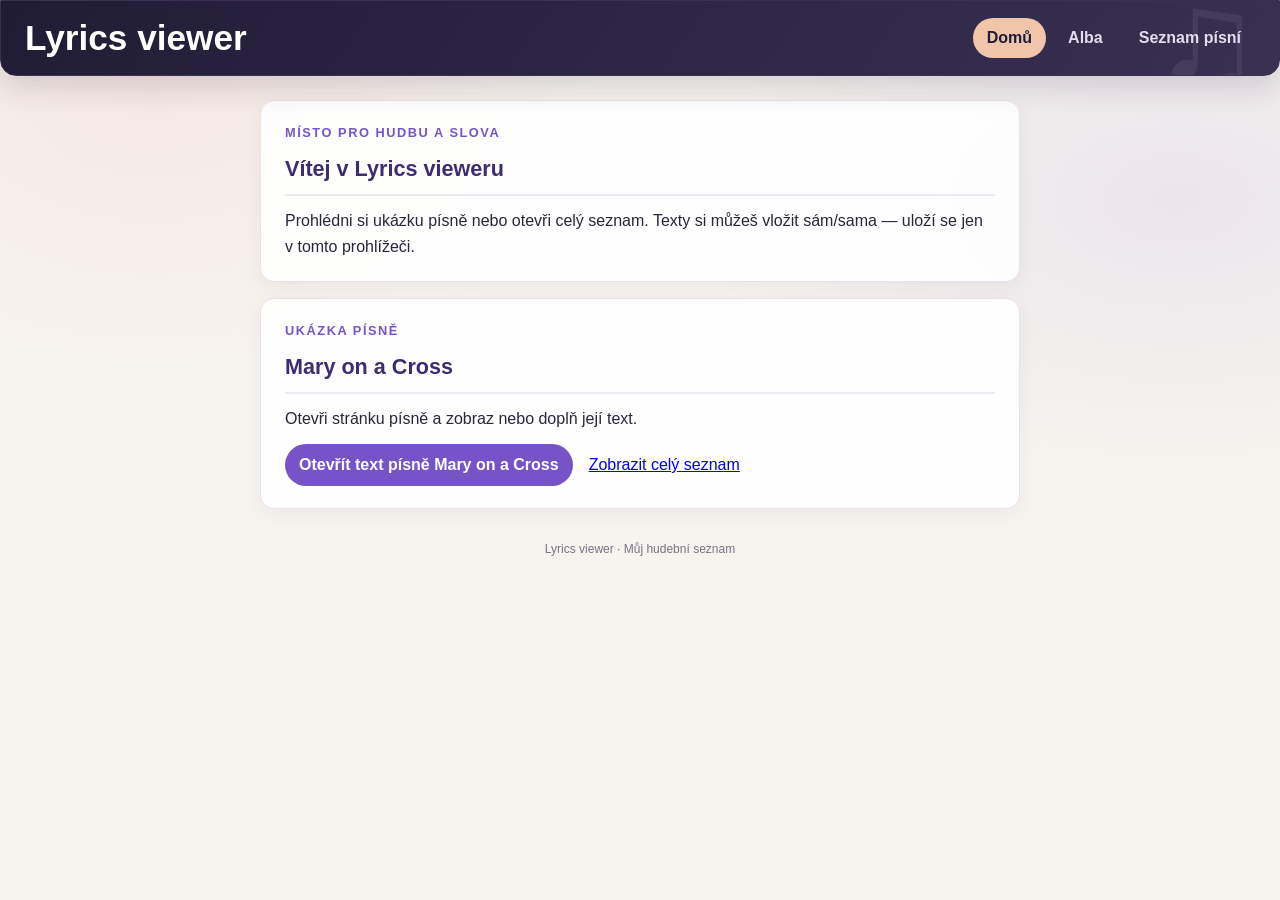
<file: index.html>
<!doctype html>
<html lang="cs">
<head>
    <meta charset="UTF-8">
    <meta name="description" content="Prohlédni si hudební alba a seznam písní. Otevři skladbu, přehrávej dostupné nahrávky a ukládej si vlastní texty v prohlížeči.">
    <meta name="viewport" content="width=device-width, initial-scale=1.0">
    <title>Lyrics viewer | Domů</title>
    <link rel="stylesheet" href="style.css">
</head>
<body>
<header>
    <h1>Lyrics viewer</h1>
    <nav aria-label="Hlavní navigace">
        <ul>
            <li><a href="index.html" aria-current="page">Domů</a></li>
            <li><a href="galerie.html">Alba</a></li>
            <li><a href="seznam.html">Seznam písní</a></li>
        </ul>
    </nav>
</header>

<main>
    <section class="welcome">
        <p class="eyebrow">Místo pro hudbu a slova</p>
        <h2>Vítej v Lyrics vieweru</h2>
        <p>Prohlédni si ukázku písně nebo otevři celý seznam. Texty si můžeš vložit sám/sama — uloží se jen v tomto prohlížeči.</p>
    </section>

    <section class="song-preview">
        <p class="eyebrow">Ukázka písně</p>
        <h2>Mary on a Cross</h2>
        <p>Otevři stránku písně a zobraz nebo doplň její text.</p>
        <p class="preview-links">
            <a class="button-link" href="lyrics.html?song=mary-on-a-cross">Otevřít text písně Mary on a Cross</a>
            <a href="seznam.html">Zobrazit celý seznam</a>
        </p>
    </section>
</main>

<footer>
    <p><small>Lyrics viewer · Můj hudební seznam</small></p>
</footer>
</body>
</html>
</file>
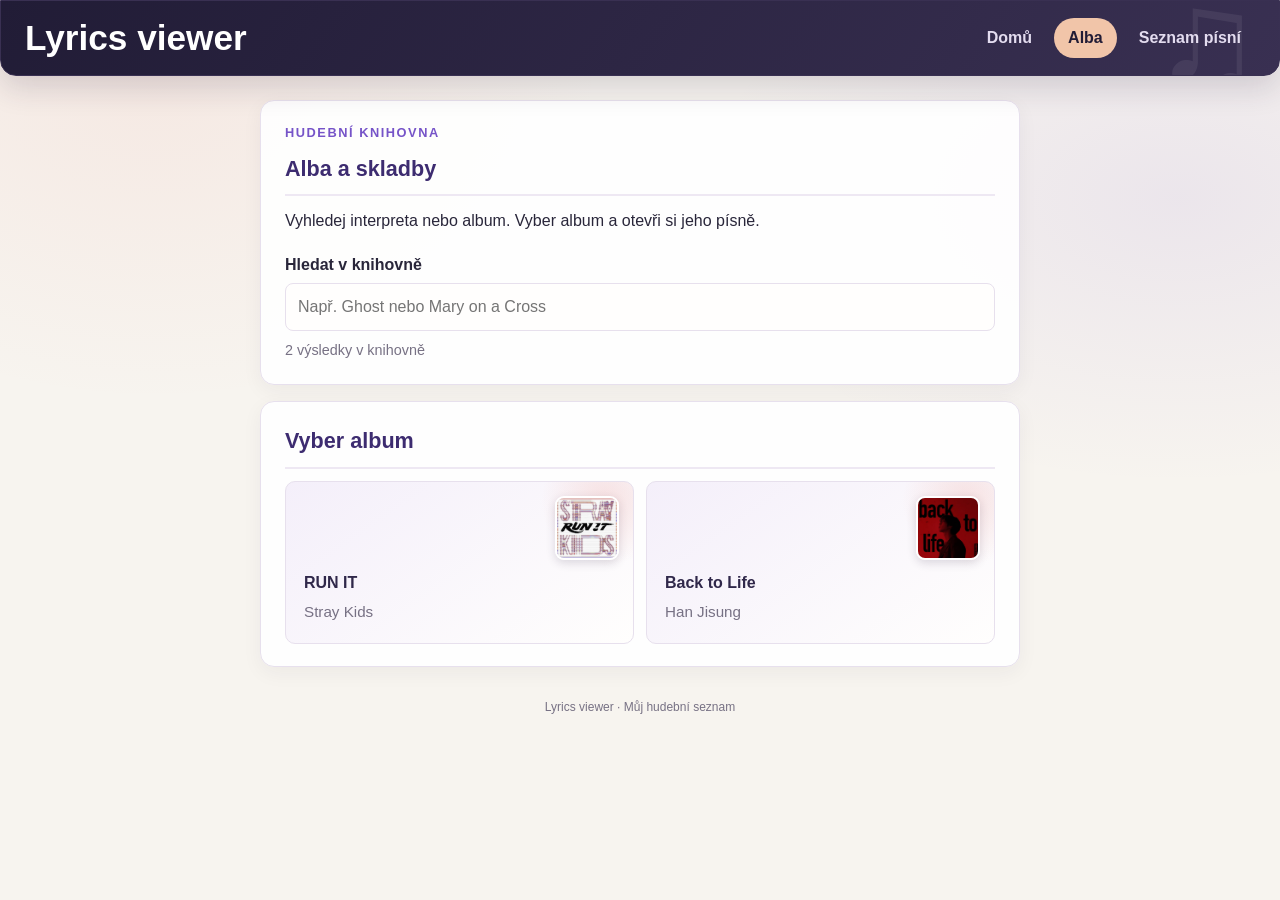
<file: galerie.html>
<!doctype html>
<html lang="cs">
<head>
    <meta charset="UTF-8">
    <meta name="description" content="Prohlížej alba a jejich skladby, hledej podle názvu alba, interpreta nebo písně a otevři vybranou skladbu.">
    <meta name="viewport" content="width=device-width, initial-scale=1.0">
    <title>Lyrics viewer | Alba a skladby</title>
    <link rel="stylesheet" href="style.css">
</head>
<body>
<header>
    <h1>Lyrics viewer</h1>
    <nav aria-label="Hlavní navigace">
        <ul>
            <li><a href="index.html">Domů</a></li>
            <li><a href="galerie.html" aria-current="page">Alba</a></li>
            <li><a href="seznam.html">Seznam písní</a></li>
        </ul>
    </nav>
</header>

<main>
    <section>
        <p class="eyebrow">Hudební knihovna</p>
        <h2>Alba a skladby</h2>
        <p>Vyhledej interpreta nebo album. Vyber album a otevři si jeho písně.</p>

        <label class="search-label" for="music-search"><strong>Hledat v knihovně</strong></label>
        <input id="music-search" class="music-search" type="search"
               placeholder="Např. Ghost nebo Mary on a Cross"
               autocomplete="off">
        <p id="search-status" class="save-status" aria-live="polite"></p>
    </section>

    <section>
        <h2>Vyber album</h2>
        <div id="album-list" class="album-list"></div>
    </section>

    <section id="track-section" hidden>
        <p class="eyebrow">Vybráno</p>
        <h2 id="selected-album"></h2>
        <ul id="track-list" class="song-list"></ul>
    </section>
</main>

<footer>
    <p><small>Lyrics viewer · Můj hudební seznam</small></p>
</footer>

<script>
    const albums = [
        {
            title: "RUN IT",
            artist: "Stray Kids",
            cover: "images/run_it.jpg",
            songs: [
                {
                    title: "RUN IT",
                    id: "run-it"
                },
                {
                    title: "This & That",
                    id: "this-and-that"
                },
                {
                    title: "After You",
                    id: "after-you"
                },
                { title: "FARMING", id: "farming" },
                { title: "I Do", id: "i-do" },
                { title: "Way Out", id: "way-out" },
                { title: "Back Then", id: "back-then" },
                {
                    title: "This & That (Festival Version)",
                    id: "this-and-that-festival-version"
                }
            ]
        },
        {
            title: "Back to Life",
            artist: "Han Jisung",
            cover: "images/back_to_life.jpg",
            songs: [{ title: "Back to Life", artist: "Han Jisung", id: "back-to-life" }]
        }
    ];

    const albumList = document.getElementById("album-list");
    const trackSection = document.getElementById("track-section");
    const trackList = document.getElementById("track-list");
    const selectedAlbum = document.getElementById("selected-album");
    const searchInput = document.getElementById("music-search");
    const searchStatus = document.getElementById("search-status");
    let selectedAlbumTitle = "";

    function renderTracks(album) {
        selectedAlbumTitle = album.title;
        selectedAlbum.textContent = album.title;
        trackList.replaceChildren();

        album.songs.forEach((song, index) => {
            const item = document.createElement("li");
            const link = document.createElement("a");
            const number = document.createElement("span");
            number.textContent = String(index + 1).padStart(2, "0");
            link.append(number, document.createTextNode(` ${song.title}`));
            link.href = `lyrics.html?song=${encodeURIComponent(song.id)}`;
            item.append(link);
            trackList.append(item);
        });

        trackSection.hidden = false;
    }

    function renderAlbums() {
        const query = searchInput.value.trim().toLocaleLowerCase("cs");
        const matches = albums.filter((album) => {
            const albumText = `${album.title} ${album.artist}`.toLocaleLowerCase("cs");
            const songText = album.songs
                .map((song) => song.title)
                .join(" ")
                .toLocaleLowerCase("cs");
            return `${albumText} ${songText}`.includes(query);
        });

        albumList.replaceChildren();
        matches.forEach((album) => {
            const button = document.createElement("button");
            const cover = document.createElement(album.cover ? "img" : "span");
            const title = document.createElement("strong");
            const artist = document.createElement("span");
            button.type = "button";
            button.className = "album-card";
            button.setAttribute("aria-pressed", String(selectedAlbumTitle === album.title));
            cover.className = album.cover ? "album-cover" : "album-cover-placeholder";
            if (album.cover) {
                cover.src = album.cover;
                cover.alt = `Obal alba ${album.title}`;
            } else {
                cover.setAttribute("aria-hidden", "true");
                cover.textContent = "♪";
            }
            title.textContent = album.title;
            artist.className = "album-artist";
            artist.textContent = album.artist;
            button.append(cover, title, artist);
            button.addEventListener("click", () => {
                renderTracks(album);
                renderAlbums();
            });
            albumList.append(button);
        });

        const resultLabel = matches.length === 1
            ? "výsledek"
            : matches.length >= 2 && matches.length <= 4
                ? "výsledky"
                : "výsledků";
        searchStatus.textContent = matches.length
            ? `${matches.length} ${resultLabel} v knihovně`
            : "Žádná alba hledání neodpovídají.";

        if (selectedAlbumTitle && !matches.some((album) => album.title === selectedAlbumTitle)) {
            trackSection.hidden = true;
            selectedAlbumTitle = "";
        }
    }

    searchInput.addEventListener("input", renderAlbums);
    renderAlbums();
</script>
</body>
</html>
</file>
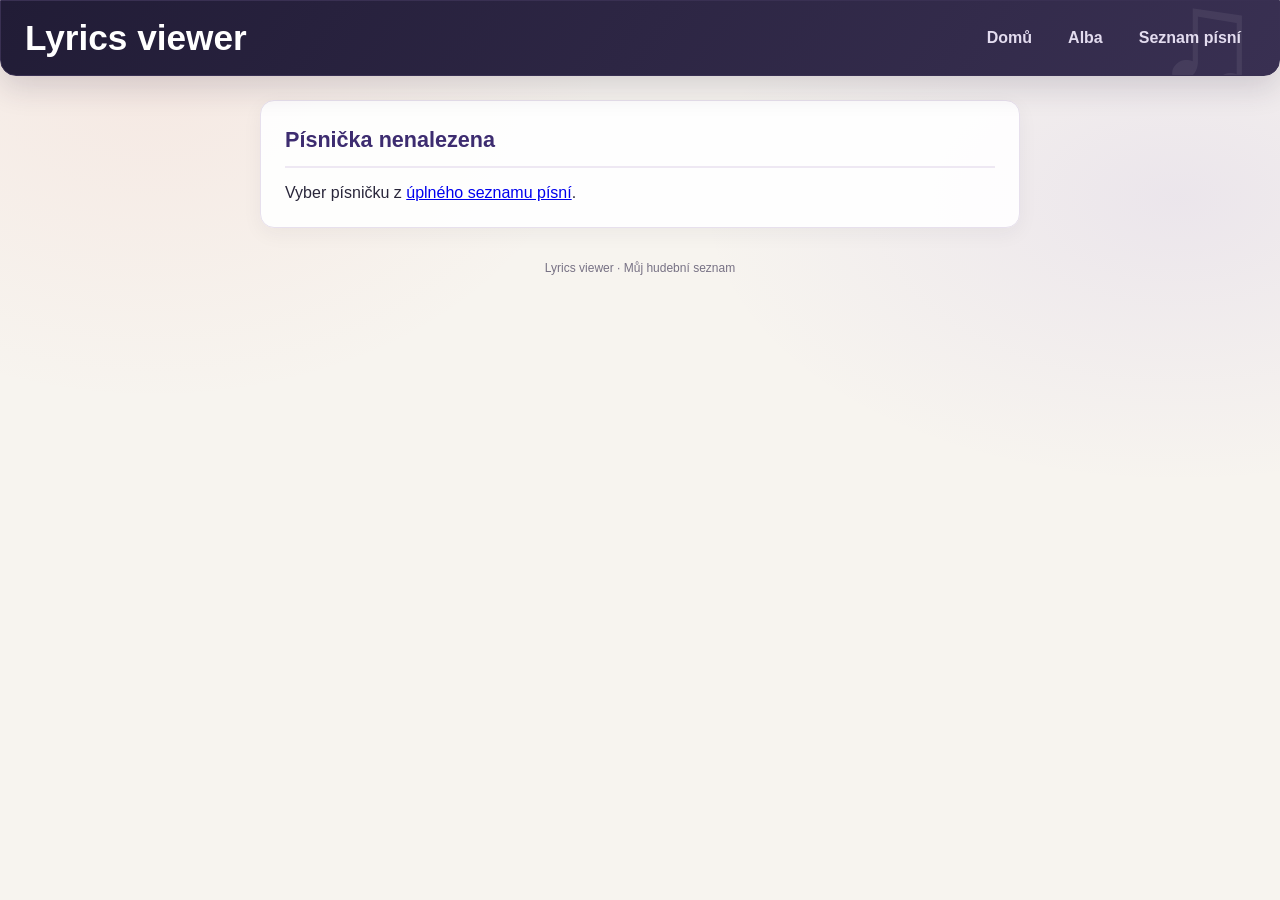
<file: lyrics.html>
<!doctype html>
<html lang="cs">
<head>
    <meta charset="UTF-8">
    <meta name="description" content="Otevři stránku vybrané písně, přehrávej dostupnou nahrávku a vlož si vlastní text, který se uloží v tomto prohlížeči.">
    <meta name="viewport" content="width=device-width, initial-scale=1.0">
    <title>Text písně | Lyrics viewer</title>
    <link rel="stylesheet" href="style.css">
</head>
<body>
<header>
    <h1>Lyrics viewer</h1>
    <nav aria-label="Hlavní navigace">
        <ul>
            <li><a href="index.html">Domů</a></li>
            <li><a href="galerie.html">Alba</a></li>
            <li><a href="seznam.html">Seznam písní</a></li>
        </ul>
    </nav>
</header>

<main>
    <section id="song-viewer" hidden>
        <p class="eyebrow">Právě vybráno</p>
        <h2 id="song-title"></h2>
        <p>Vlož vlastní text písně. Automaticky se uloží v tomto prohlížeči.</p>
        <label for="lyrics-input"><strong>Text písně</strong></label>
        <textarea id="lyrics-input" class="lyrics-editor" placeholder="Vlož nebo napiš text písně..."></textarea>
        <p id="save-status" class="save-status" aria-live="polite"></p>
    </section>

    <section id="invalid-song" hidden>
        <h2>Písnička nenalezena</h2>
        <p>Vyber písničku z <a href="seznam.html">úplného seznamu písní</a>.</p>
    </section>

    <section id="audio-section" hidden>
        <h2>Přehrávač</h2>
        <audio id="song-audio" controls preload="none" aria-label="Přehrávač vybrané písně"></audio>
        <p id="audio-status" class="save-status"></p>
    </section>

    <section id="preview-section" hidden>
        <h2>Text písně</h2>
        <p id="lyrics-preview" class="lyrics-preview"></p>
    </section>
</main>

<footer>
    <p><small>Lyrics viewer · Můj hudební seznam</small></p>
</footer>

<script>
    const songs = {
        "mary-on-a-cross": "Mary on a Cross",
        "run-it": "RUN IT",
        "this-and-that": "This & That",
        "after-you": "After You",
        "farming": "FARMING",
        "i-do": "I Do",
        "way-out": "Way Out",
        "back-then": "Back Then",
        "this-and-that-festival-version": "This & That (Festival Version)",
        "back-to-life": "Back to Life"
    };
    const audioFiles = {
        "run-it": "songs/run-it.mp3",
        "this-and-that": "songs/this-and-that.mp3",
        "back-to-life": "songs/back-to-life.mp3"
    };
    const songId = new URLSearchParams(window.location.search).get("song");
    const songTitle = songs[songId];

    if (songTitle) {
        const viewer = document.getElementById("song-viewer");
        const audioSection = document.getElementById("audio-section");
        const audio = document.getElementById("song-audio");
        const audioStatus = document.getElementById("audio-status");
        const previewSection = document.getElementById("preview-section");
        const input = document.getElementById("lyrics-input");
        const preview = document.getElementById("lyrics-preview");
        const status = document.getElementById("save-status");
        const storageKey = `lyrics-viewer-${songId}`;

        document.title = `Lyrics viewer | ${songTitle}`;
        document.querySelector('meta[name="description"]').content =
            `Zobraz stránku písně ${songTitle}, přehrávej dostupnou nahrávku a ulož si vlastní text v tomto prohlížeči.`;
        document.getElementById("song-title").textContent = songTitle;
        viewer.hidden = false;
        audioSection.hidden = false;
        previewSection.hidden = false;

        if (audioFiles[songId]) {
            audio.src = audioFiles[songId];
            audioStatus.textContent = "";
            audioStatus.hidden = true;
        } else {
            audio.hidden = true;
            audioStatus.textContent = "Pro tuto skladbu zatím není nahraný zvukový soubor.";
        }

        try {
            input.value = localStorage.getItem(storageKey) || "";
            status.textContent = input.value ? "Uložený text byl načten." : "Text zatím není uložený.";
        } catch (error) {
            status.textContent = "Prohlížeč nedovolil načíst uložený text.";
        }

        const updatePreview = () => {
            preview.textContent = input.value || "Text písně se zobrazí tady.";
        };

        input.addEventListener("input", () => {
            updatePreview();
            try {
                localStorage.setItem(storageKey, input.value);
                status.textContent = "Text je uložený v tomto prohlížeči.";
            } catch (error) {
                status.textContent = "Text se nepodařilo uložit. Můžeš ho ale stále zobrazit.";
            }
        });

        updatePreview();
    } else {
        document.getElementById("invalid-song").hidden = false;
    }
</script>
</body>
</html>
</file>
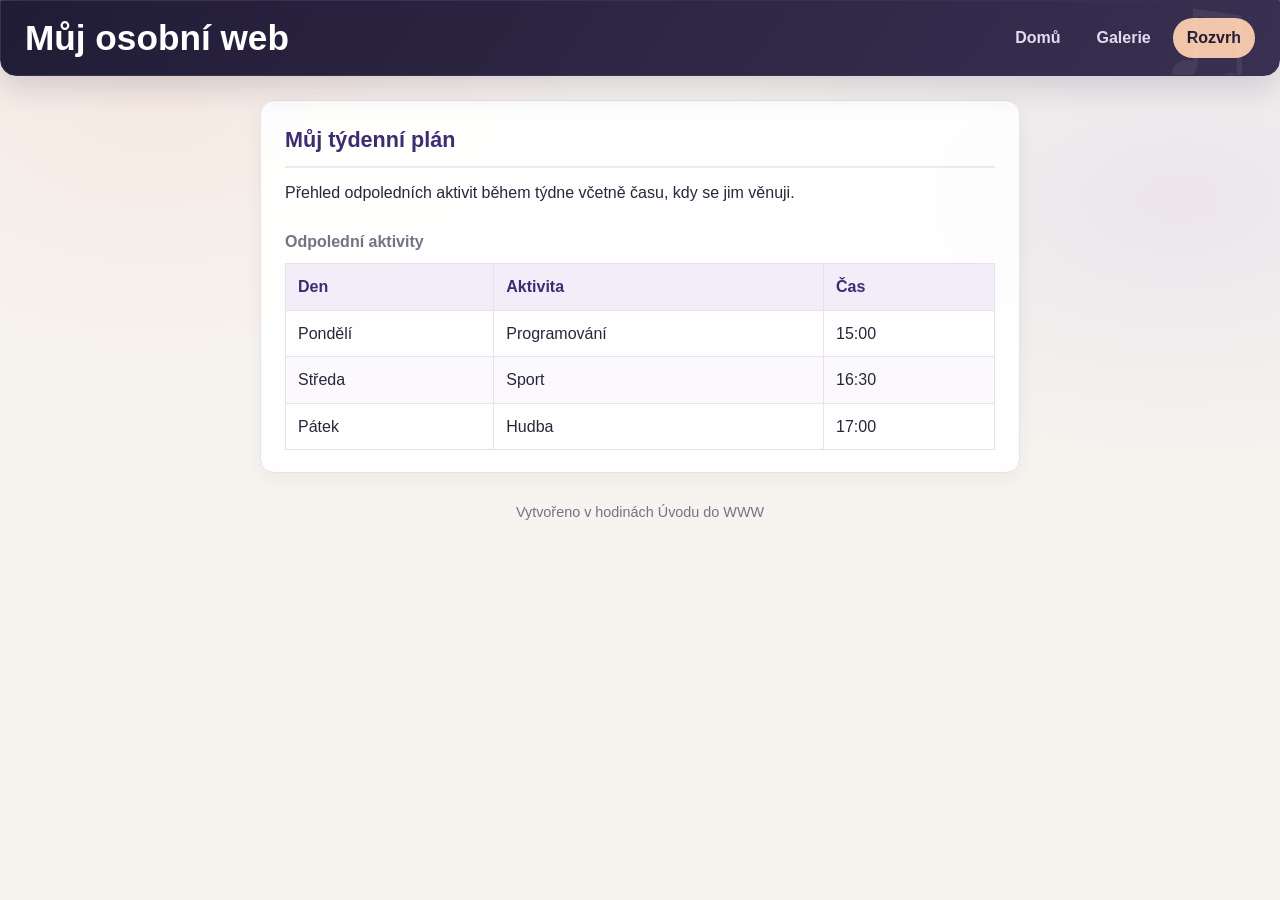
<file: rozvrh.html>
<!doctype html>
<html lang="cs">
<head>
    <meta charset="UTF-8">
    <meta name="description" content="Prohlédni si přehled odpoledních aktivit během týdne včetně dne a času.">
    <meta name="viewport" content="width=device-width, initial-scale=1.0">
    <title>Týdenní plán | Můj osobní web</title>
    <link rel="stylesheet" href="style.css">
</head>
<body>
    <header>
        <h1>Můj osobní web</h1>

        <nav aria-label="Hlavní navigace">
            <a href="index.html">Domů</a>
            <a href="galerie.html">Galerie</a>
            <a href="rozvrh.html" aria-current="page">Rozvrh</a>
        </nav>
    </header>

    <main>
        <section>
            <h2>Můj týdenní plán</h2>

            <p>
                Přehled odpoledních aktivit během týdne včetně času, kdy se jim věnuji.
            </p>

            <div class="table-scroll">
                <table>
                    <caption>Odpolední aktivity</caption>
                    <thead>
                        <tr>
                            <th scope="col">Den</th>
                            <th scope="col">Aktivita</th>
                            <th scope="col">Čas</th>
                        </tr>
                    </thead>
                    <tbody>
                        <tr>
                            <td>Pondělí</td>
                            <td>Programování</td>
                            <td>15:00</td>
                        </tr>
                        <tr>
                            <td>Středa</td>
                            <td>Sport</td>
                            <td>16:30</td>
                        </tr>
                        <tr>
                            <td>Pátek</td>
                            <td>Hudba</td>
                            <td>17:00</td>
                        </tr>
                    </tbody>
                </table>
            </div>
        </section>
    </main>

    <footer>
        <p>Vytvořeno v hodinách Úvodu do WWW</p>
    </footer>
</body>
</html>
</file>
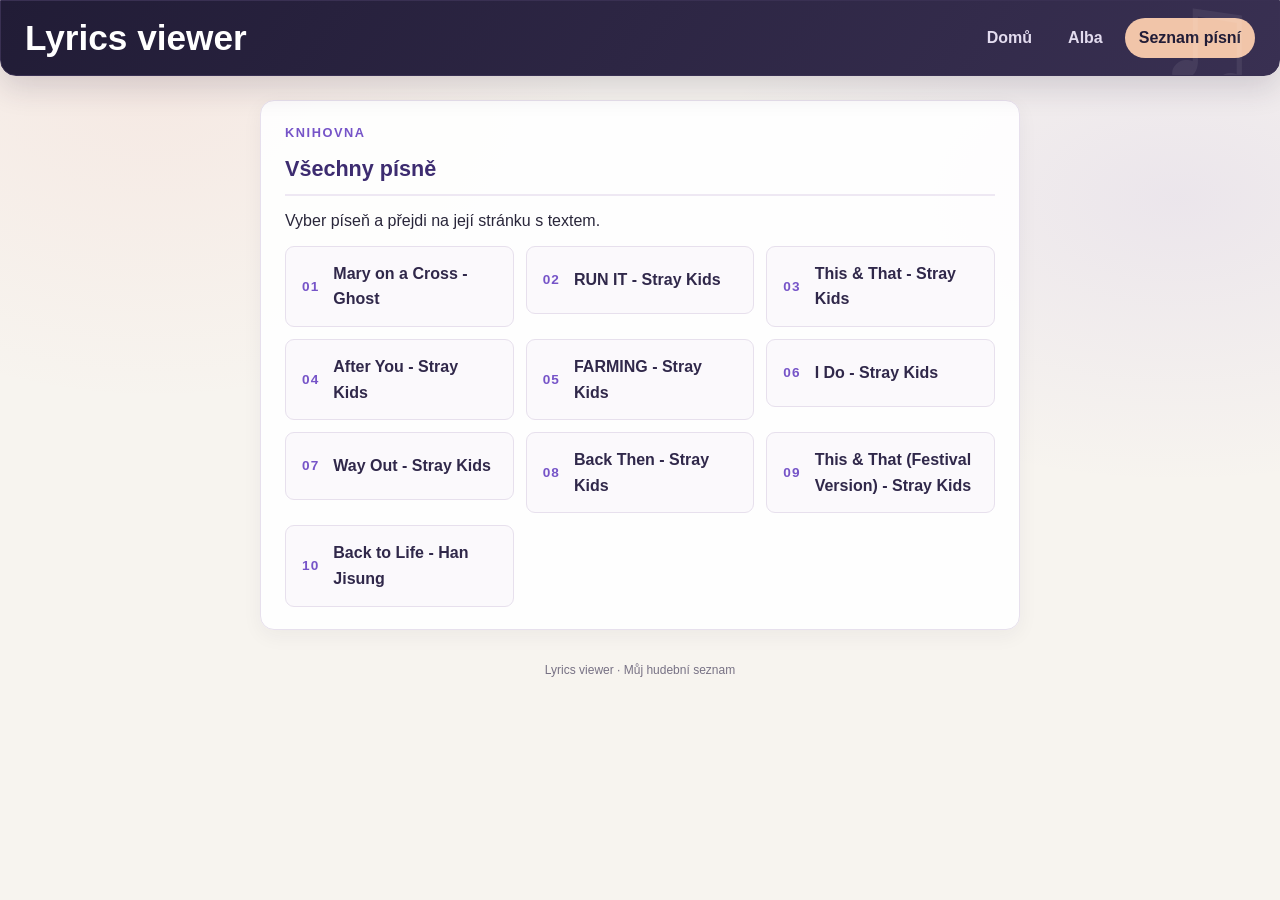
<file: seznam.html>
<!doctype html>
<html lang="cs">
<head>
    <meta charset="UTF-8">
    <meta name="description" content="Procházej kompletní seznam písní z alba RUN IT, skladby od Ghost a Han Jisunga a otevři stránku vybrané písně.">
    <meta name="viewport" content="width=device-width, initial-scale=1.0">
    <title>Lyrics viewer | Seznam písní</title>
    <link rel="stylesheet" href="style.css">
</head>
<body>
<header>
    <h1>Lyrics viewer</h1>
    <nav aria-label="Hlavní navigace">
        <ul>
            <li><a href="index.html">Domů</a></li>
            <li><a href="galerie.html">Alba</a></li>
            <li><a href="seznam.html" aria-current="page">Seznam písní</a></li>
        </ul>
    </nav>
</header>

<main>
    <section>
        <p class="eyebrow">Knihovna</p>
        <h2>Všechny písně</h2>
        <p>Vyber píseň a přejdi na její stránku s textem.</p>
        <ul class="song-list">
            <li><a href="lyrics.html?song=mary-on-a-cross"><span>01</span> Mary on a Cross - Ghost</a></li>
            <li><a href="lyrics.html?song=run-it"><span>02</span> RUN IT - Stray Kids</a></li>
            <li><a href="lyrics.html?song=this-and-that"><span>03</span> This &amp; That - Stray Kids</a></li>
            <li><a href="lyrics.html?song=after-you"><span>04</span> After You - Stray Kids</a></li>
            <li><a href="lyrics.html?song=farming"><span>05</span> FARMING - Stray Kids</a></li>
            <li><a href="lyrics.html?song=i-do"><span>06</span> I Do - Stray Kids</a></li>
            <li><a href="lyrics.html?song=way-out"><span>07</span> Way Out - Stray Kids</a></li>
            <li><a href="lyrics.html?song=back-then"><span>08</span> Back Then - Stray Kids</a></li>
            <li><a href="lyrics.html?song=this-and-that-festival-version"><span>09</span> This &amp; That (Festival Version) - Stray Kids</a></li>
            <li><a href="lyrics.html?song=back-to-life"><span>10</span> Back to Life - Han Jisung</a></li>
        </ul>
    </section>
</main>

<footer>
    <p><small>Lyrics viewer · Můj hudební seznam</small></p>
</footer>
</body>
</html>
</file>
<file: style.css>
:root {
    color-scheme: light;
    font-family: "Segoe UI", Arial, sans-serif;
    color: #29263a;
    background: #f7f4ef;
    font-synthesis: none;
    text-rendering: optimizeLegibility;
    --blue: #7654c8;
    --blue-dark: #3d2c70;
    --muted: #777184;
    --border: #e7e0ed;
    --accent: #e47769;
}

* {
    box-sizing: border-box;
}

body {
    min-width: 320px;
    min-height: 100vh;
    margin: 0;
    padding: 0 20px 20px;
    line-height: 1.6;
    background:
        radial-gradient(ellipse at 12% 8%, rgb(228 119 105 / 9%), transparent 28rem),
        radial-gradient(ellipse at 92% 22%, rgb(118 84 200 / 9%), transparent 30rem),
        #f7f4ef;
}

header,
main,
footer {
    width: min(100%, 760px);
    margin-right: auto;
    margin-left: auto;
}

header {
    position: sticky;
    top: 0;
    z-index: 10;
    display: flex;
    width: auto;
    align-items: center;
    justify-content: space-between;
    gap: 20px;
    overflow: hidden;
    margin: 0 -20px 24px;
    padding: 16px 24px;
    text-align: left;
    background: linear-gradient(125deg, #211c36, #393052);
    border: 1px solid #393052;
    border-radius: 0 0 16px 16px;
    box-shadow: 0 12px 30px rgb(43 34 63 / 16%);
}

header::after {
    position: absolute;
    top: -32px;
    right: 18px;
    color: rgb(255 255 255 / 7%);
    content: "♫";
    font-size: 9rem;
    line-height: 1;
    pointer-events: none;
}

h1 {
    position: relative;
    margin: 0;
    color: #ffffff;
    font-size: clamp(1.7rem, 5vw, 2.2rem);
    line-height: 1.2;
}

h2 {
    margin: 0 0 12px;
    padding-bottom: 8px;
    color: var(--blue-dark);
    font-size: 1.35rem;
    border-bottom: 2px solid #eee8f3;
}

.eyebrow {
    margin-bottom: 8px;
    color: var(--blue);
    font-size: 0.8rem;
    font-weight: 700;
    letter-spacing: 0.12em;
    text-transform: uppercase;
}

p {
    margin: 0 0 12px;
}

p:last-child {
    margin-bottom: 0;
}

nav ul {
    display: flex;
    flex-wrap: wrap;
    justify-content: flex-end;
    gap: 8px;
    margin: 0;
    padding: 0;
    list-style: none;
}

nav {
    position: relative;
    display: flex;
    flex-wrap: wrap;
    justify-content: flex-end;
    gap: 8px;
    margin-left: auto;
}

nav li + li {
    margin-top: 0;
}

nav a {
    display: inline-block;
    padding: 7px 14px;
    color: #e3dcef;
    font-weight: 700;
    text-decoration: none;
    border-radius: 999px;
    transition: color 150ms ease, background-color 150ms ease;
}

nav a:hover,
nav a[aria-current="page"] {
    color: #211c36;
    background: #f1c5a9;
}

a:focus-visible {
    outline: 3px solid var(--accent);
    outline-offset: 3px;
}

section {
    margin-bottom: 16px;
    padding: 22px 24px;
    background: rgb(255 255 255 / 92%);
    border: 1px solid var(--border);
    border-radius: 14px;
    box-shadow: 0 6px 20px rgb(43 34 63 / 5%);
}

ul {
    margin: 0;
    padding-left: 22px;
}

.song-list {
    display: grid;
    grid-template-columns: repeat(auto-fit, minmax(220px, 1fr));
    gap: 12px;
    margin: 0;
    padding: 0;
    list-style: none;
}

.song-list li + li {
    margin-top: 0;
}

.song-list a {
    display: flex;
    align-items: center;
    gap: 14px;
    min-height: 68px;
    padding: 14px 16px;
    color: #30284a;
    font-weight: 700;
    text-decoration: none;
    background: #fbf9fc;
    border: 1px solid var(--border);
    border-radius: 9px;
    transition: border-color 150ms ease, background-color 150ms ease, transform 150ms ease;
}

.song-list a:hover {
    background: #f5effa;
    border-color: #c5b4e4;
    transform: translateY(-2px);
}

.song-list a span {
    color: var(--blue);
    font-size: 0.85rem;
    letter-spacing: 0.08em;
}

.search-label {
    display: block;
    margin: 18px 0 6px;
}

.music-search {
    width: 100%;
    min-height: 46px;
    padding: 10px 12px;
    color: inherit;
    font: inherit;
    background: #fffefd;
    border: 1px solid var(--border);
    border-radius: 8px;
}

.music-search:focus-visible,
.album-card:focus-visible {
    outline: 3px solid #c5b4e4;
    outline-offset: 2px;
}

.album-list {
    display: grid;
    grid-template-columns: repeat(auto-fit, minmax(200px, 1fr));
    gap: 12px;
}

.album-card {
    position: relative;
    display: flex;
    min-height: 150px;
    flex-direction: column;
    align-items: flex-start;
    justify-content: flex-end;
    gap: 5px;
    padding: 88px 18px 18px;
    color: #30284a;
    font: inherit;
    text-align: left;
    background:
        radial-gradient(circle at 92% 12%, rgb(228 119 105 / 18%), transparent 4rem),
        linear-gradient(145deg, #f4effa, #fffefd);
    border: 1px solid var(--border);
    border-radius: 10px;
    cursor: pointer;
    transition: border-color 150ms ease, transform 150ms ease;
}

.album-cover {
    position: absolute;
    top: 14px;
    right: 14px;
    width: 64px;
    height: 64px;
    object-fit: cover;
    border: 2px solid #ffffff;
    border-radius: 9px;
    box-shadow: 0 3px 10px rgb(43 34 63 / 16%);
}

.album-cover-placeholder {
    position: absolute;
    top: 14px;
    right: 14px;
    display: grid;
    width: 64px;
    height: 64px;
    color: #ffffff;
    font-size: 1.8rem;
    place-items: center;
    background: linear-gradient(145deg, #7654c8, #e47769);
    border: 2px solid #ffffff;
    border-radius: 9px;
    box-shadow: 0 3px 10px rgb(43 34 63 / 16%);
}

.album-card:hover,
.album-card[aria-pressed="true"] {
    border-color: #a88bd5;
    transform: translateY(-2px);
}

.album-card[aria-pressed="true"] {
    box-shadow: inset 0 0 0 1px #a88bd5;
}

.album-artist {
    color: var(--muted);
    font-size: 0.95rem;
}

.preview-links {
    display: flex;
    flex-wrap: wrap;
    align-items: center;
    gap: 16px;
}

.button-link {
    display: inline-block;
    padding: 8px 14px;
    color: #ffffff;
    font-weight: 700;
    text-decoration: none;
    background: var(--blue);
    border-radius: 999px;
    transition: background-color 150ms ease, transform 150ms ease;
}

.button-link:hover {
    background: var(--blue-dark);
    transform: translateY(-1px);
}

.lyrics-editor {
    width: 100%;
    min-height: 220px;
    padding: 14px;
    color: inherit;
    font: inherit;
    line-height: 1.7;
    resize: vertical;
    background: #fffefd;
    border: 1px solid var(--border);
    border-radius: 10px;
}

#song-audio {
    display: block;
    width: 100%;
    margin-top: 12px;
}

.lyrics-editor:focus-visible {
    outline: 3px solid #c5b4e4;
    outline-offset: 2px;
}

.lyrics-preview {
    min-height: 80px;
    white-space: pre-wrap;
}

.save-status {
    margin-top: 8px;
    color: var(--muted);
    font-size: 0.9rem;
}

li + li {
    margin-top: 5px;
}

figure {
    margin: 20px 0 0;
}

img {
    display: block;
    width: 100%;
    height: auto;
    border-radius: 8px;
}

figcaption {
    margin-top: 8px;
    color: var(--muted);
    font-size: 0.9rem;
    text-align: center;
}

.table-scroll {
    overflow-x: auto;
}

table {
    width: 100%;
    min-width: 420px;
    margin-top: 12px;
    border-collapse: collapse;
    text-align: left;
}

caption {
    margin-bottom: 8px;
    color: var(--muted);
    font-weight: 700;
    text-align: left;
}

th,
td {
    padding: 10px 12px;
    border: 1px solid var(--border);
}

th {
    color: var(--blue-dark);
    background: #f2edf8;
}

tbody tr:nth-child(even) {
    background: #fbf9fc;
}

footer {
    padding: 12px 0;
    color: var(--muted);
    font-size: 0.9rem;
    text-align: center;
}

@media (max-width: 480px) {
    body {
        padding: 0 14px 16px;
    }

    header {
        flex-direction: column;
        gap: 10px;
        margin-right: -14px;
        margin-left: -14px;
        padding: 14px;
        text-align: center;
    }

    header h1 {
        font-size: 1.7rem;
    }

    header nav {
        justify-content: center;
        margin-left: 0;
    }

    header nav ul {
        justify-content: center;
    }

    section {
        padding: 18px;
    }
}
</file>
